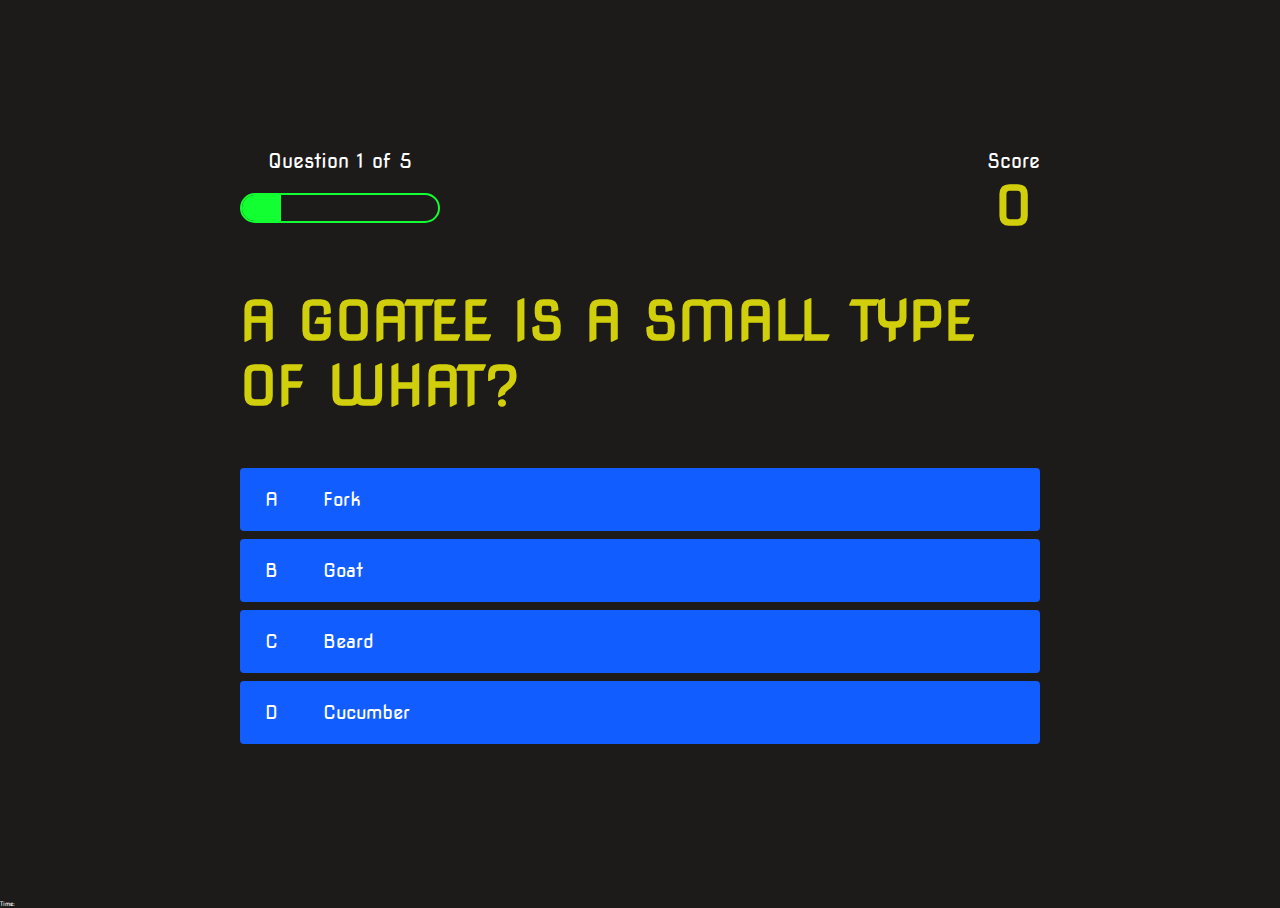
<file: game.html>
<!DOCTYPE html>
<html lang="en">
<head>
    <meta charset="UTF-8">
    <meta http-equiv="X-UA-Compatible" content="IE=edge">
    <meta name="viewport" content="width=device-width, initial-scale=1.0">
    <title>Quiz Page</title>
    <link rel="stylesheet" href="style.css">
    <link rel="stylesheet" href="game.css" type="text/css">
</head>
<body>
    <div class="container">
        <div id="game" class="justify-center flex-column">
            <div id="hud">
                <div class="hud-item">
                    <p id="progressText" class="hud-prefix">
                        Question
                    </p>
                    <div id="progressBar">
                        <div id="progressBarFull"></div>
                    </div>
                </div>
                <div class="hud-item">
                    <p class ="hud-prefix">
                        Score
                    </p>
                    <h1 class="hud-main-text" id="score">
                        0
                    </h1>
                </div>
            </div>
            <h1 id="question">What is the answer to this question?</h1>
            <div class="choice-container">
                <p class="choice-prefix">A</p>
                <p class="choice-text" data-number="1">Choice 1</p>
            </div>
            <div class="choice-container">
                <p class="choice-prefix">B</p>
                <p class="choice-text" data-number="2">Choice 2</p>
            </div>
            <div class="choice-container">
                <p class="choice-prefix">C</p>
                <p class="choice-text" data-number="3">Choice 3</p>
            </div>
            <div class="choice-container">
                <p class="choice-prefix">D</p>
                <p class="choice-text" data-number="4">Choice 4</p>
            </div>
        </div>
    </div>
    
    <span id="timer">Time: </span>
    <script src="game.js"></script>
</body>
</html>
</file>
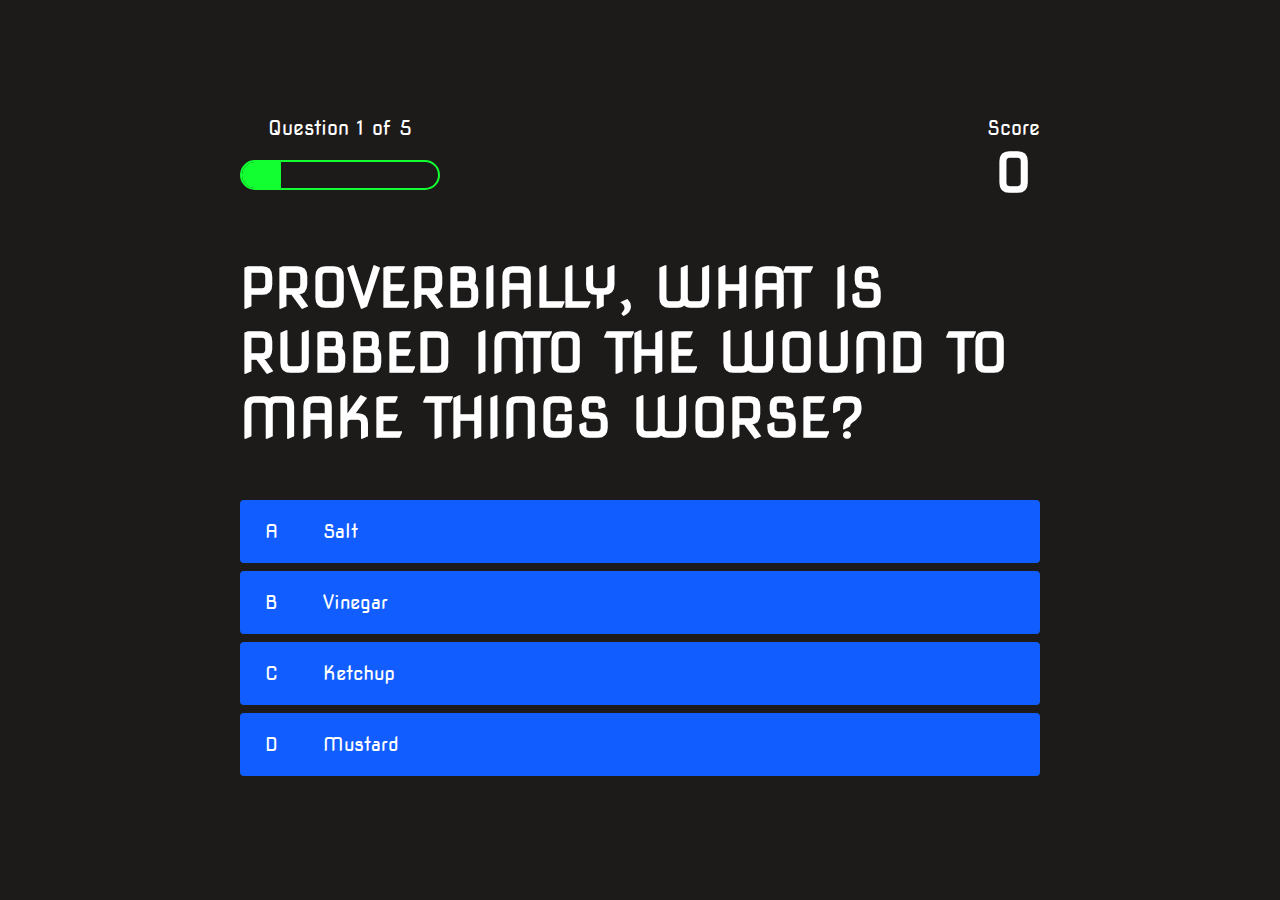
<file: html/game.html>
<!DOCTYPE html>
<html lang="en">
<head>
    <meta charset="UTF-8">
    <meta http-equiv="X-UA-Compatible" content="IE=edge">
    <meta name="viewport" content="width=device-width, initial-scale=1.0">
    <title>Quiz Page</title>
    <link rel="stylesheet" href="/assets/style.css">
    <link rel="stylesheet" href="/assets/game.css">
</head>
<body>
    <div class="container">
        <div id="game" class="justify-center flex-column">
            <div id="hud">
                <div class="hud-item">
                    <p id="progressText" class="hud-prefix">
                        Question
                    </p>
                    <div id="progressBar">
                        <div id="progressBarFull"></div>
                    </div>
                </div>
                <div class="hud-item">
                    <p class ="hud-prefix">
                        Score
                    </p>
                    <h1 class="hud-main-text" id="score">
                        0
                    </h1>
                </div>
            </div>
            <h1 id="question">What is the answer to this question?</h1>
            <div class="choice-container">
                <p class="choice-prefix">A</p>
                <p class="choice-text" data-number="1">Choice 1</p>
            </div>
            <div class="choice-container">
                <p class="choice-prefix">B</p>
                <p class="choice-text" data-number="2">Choice 2</p>
            </div>
            <div class="choice-container">
                <p class="choice-prefix">C</p>
                <p class="choice-text" data-number="3">Choice 3</p>
            </div>
            <div class="choice-container">
                <p class="choice-prefix">D</p>
                <p class="choice-text" data-number="4">Choice 4</p>
            </div>
        </div>
    </div>
    <script src="../js/game.js"></script>
</body>
</html>
</file>
<file: style.css>
@import url('https://fonts.googleapis.com/css2?family=Nova+Square&display=swap');

:root{
    background-color: rgb(29,26,26);
}

*{
    box-sizing: border-box;
    margin: 0;
    padding: 0;
    font-size: 62.5%;
    font-family: "Nova Square", cursive;
}

h1{
    font-size: 5.4rem;
    color: #d1ce0b;
    margin-bottom: 5rem;
    text-transform:uppercase ;
}

h2{
    font-size: 4.2rem;
    margin-bottom: 4rem;
    color: #fff;
}


.container{
    width: 100vw;
    height: 100vh;
    display: flex;
    justify-content: center;
    align-items: center;
    max-width: 80rem;
    margin: 0 auto;
    padding: 2rem;
}

.flex-column {
    display: flex;
    flex-direction: column;
}

.flex-center {
    justify-content: center;
    align-items: center;
}

.justify-center {
    justify-content: center;
}

.text-center {
    text-align: center;
}

.hidden {
    display: none;
}

/*buttons*/

.btn {
    font-size: 2.4rem;
    padding: 2rem 0;
    width: 30rem;
    text-align: center;
    margin-bottom: 1rem;
    text-decoration: none;
    color: rgb(28,26,26);
    background: linear-gradient(90deg, rgb(255, 18, 235) 0%, rgb(47, 0, 255) 100%);
    border-radius:4px ;
}

.btn:hover {
    cursor: pointer;
    box-shadow: 0 0.4rem 1.4rem 0 rgb(8,114,244,.6);
    transition: transform 150ms;
    transform: scale(1.03);
}
.btn[disabled]:hover {
    cursor: not-allowed;
    box-shadow: none;
    transform: none;
}

#highscore-btn {
    background: linear-gradient(90deg, rgb(152, 255, 18) 0%, rgb(21, 255, 0) 100%);
}

#highscore-btn:hover {
    box-shadow: 0 0.4rem 1.4rem 0 rgba(255,255,0,0.5);
}

.btn:i {
    font-size: 3.5rem;
    margin-left: 1rem;
}

/* End page CSS */
.end-form-container{
    width: 100%;
    display: flex;
    flex-direction: column;
    align-items: center;
    max-width: 30rem;
}

input {
    margin-bottom: 1rem;
    width: 20rem;
    padding: 1.5rem;
    font-size: 1.8rem;
    border: none;
    box-shadow: 0 0.1rem 1.4rem 0 rgba(86, 185, 235, 0.5);
}

input::placeholder {
    color: #aaa;
}

#username {
    margin-bottom: 3rem;
    width: 100%;
    outline: none;
}

#end-text {
    font-size: 2.4rem;
    color: #fff;
    text-align: center;
}

#saveScoreBtn {
    border: none;
}

.fa-home {
    margin-left: 1rem;
    font-size: 2rem;
    color: rgb(28, 26, 26);
}
</file>
<file: game.css>
body {
    color: #fff;
}

.choice-container {
    display: flex;
    margin-bottom: 0.8rem;
    width: 100%;
    border-radius: 4px;
    background: rgb(18, 93, 255);
    font-size: 3rem;
    min-width: 80rem;
}

.choice-container:hover {
    cursor: pointer;
    box-shadow: 0 0.4rem 1.4rem 0 rgba(6, 103, 247, 0.5);
    transform: scale(1.02);
    transition: transform 100ms;
}

.choice-prefix {
    padding: 2rem 2.5rem;
    color: white;
}

.choice-text {
    padding: 2rem;
    width: 100%;
}

.correct {
    background: linear-gradient(32deg, rgba(11,223,36) 0%, rgb(41,232,111) 100%);
}

.incorrect {
    background: linear-gradient(32deg, rgba(230, 21, 6) 0%, rgb(255, 0, 0) 100%);
}

/* Heads-up display */
#hud {
    display: flex;
    justify-content: space-between;
}

.hud-prefix {
    text-align: center;
    font-size: 2rem;
}

.hud-main-text {
    text-align: center;
}

#progressBar {
    width: 20rem;
    height: 3rem;
    border: 0.2rem solid rgb(18, 255, 50);
    margin-top: 2rem;
    border-radius: 50px;
    overflow: hidden;
}

#progressBarFull {
    height: 100%;
    background: rgb(18, 255, 50);
    width: 0%;
}

@media screen and (max-width:768px) {
    .choice-container {
        min-width: 40rem;
    }
}
</file>
<file: assets/style.css>
@import url('https://fonts.googleapis.com/css2?family=Nova+Square&display=swap');

:root{
    background-color: rgb(29,26,26);
}

*{
    box-sizing: border-box;
    margin: 0;
    padding: 0;
    font-size: 62.5%;
    font-family: "Nova Square", cursive;
}

h1{
    font-size: 5.4rem;
    color: #fff;
    margin-bottom: 5rem;
    text-transform:uppercase ;
}

h2{
    font-size: 4.2rem;
    margin-bottom: 4rem;
    color: #fff;
}

/* a {
    font-size: 4rem;
} */

.container{
    width: 100vw;
    height: 100vh;
    display: flex;
    justify-content: center;
    align-items: center;
    max-width: 80rem;
    margin: 0 auto;
    padding: 2rem;
}

.flex-column {
    display: flex;
    flex-direction: column;
}

.flex-center {
    justify-content: center;
    align-items: center;
}

.justify-center {
    justify-content: center;
}

.text-center {
    text-align: center;
}

.hidden {
    display: none;
}

/*buttons*/

.btn {
    font-size: 2.4rem;
    padding: 2rem 0;
    width: 30rem;
    text-align: center;
    margin-bottom: 1rem;
    text-decoration: none;
    color: rgb(28,26,26);
    background: linear-gradient(90deg, rgb(255, 18, 235) 0%, rgb(47, 0, 255) 100%);
    border-radius:4px ;
}

.btn:hover {
    cursor: pointer;
    box-shadow: 0 0.4rem 1.4rem 0 rgb(8,114,244,.6);
    transition: transform 150ms;
    transform: scale(1.03);
}
.btn[disabled]:hover {
    cursor: not-allowed;
    box-shadow: none;
    transform: none;
}

#highscore-btn {
    background: linear-gradient(90deg, rgb(152, 255, 18) 0%, rgb(21, 255, 0) 100%);
}

#highscore-btn:hover {
    box-shadow: 0 0.4rem 1.4rem 0 rgba(255,255,0,0.5);
}

.btn:i {
    font-size: 3.5rem;
    margin-left: 1rem;
}

/* End page CSS */
.end-form-container{
    width: 100%;
    display: flex;
    flex-direction: column;
    align-items: center;
    max-width: 30rem;
}

input {
    margin-bottom: 1rem;
    width: 20rem;
    padding: 1.5rem;
    font-size: 1.8rem;
    border: none;
    box-shadow: 0 0.1rem 1.4rem 0 rgba(86, 185, 235, 0.5);
}

input::placeholder {
    color: #aaa;
}

#username {
    margin-bottom: 3rem;
    width: 100%;
    outline: none;
}

#end-text {
    font-size: 2.4rem;
    color: #fff;
    text-align: center;
}

#saveScoreBtn {
    border: none;
}

.fa-home {
    margin-left: 1rem;
    font-size: 2rem;
    color: rgb(28, 26, 26);
}
</file>
<file: assets/game.css>
body {
    color: #fff;
}

.choice-container {
    display: flex;
    margin-bottom: 0.8rem;
    width: 100%;
    border-radius: 4px;
    background: rgb(18, 93, 255);
    font-size: 3rem;
    min-width: 80rem;
}

.choice-container:hover {
    cursor: pointer;
    box-shadow: 0 0.4rem 1.4rem 0 rgba(6, 103, 247, 0.5);
    transform: scale(1.02);
    transition: transform 100ms;
}

.choice-prefix {
    padding: 2rem 2.5rem;
    color: white;
}

.choice-text {
    padding: 2rem;
    width: 100%;
}

.correct {
    background: linear-gradient(32deg, rgba(11,223,36) 0%, rgb(41,232,111) 100%);
}

.incorrect {
    background: linear-gradient(32deg, rgba(230, 21, 6) 0%, rgb(255, 0, 0) 100%);
}

/* Heads-up display */
#hud {
    display: flex;
    justify-content: space-between;
}

.hud-prefix {
    text-align: center;
    font-size: 2rem;
}

.hud-main-text {
    text-align: center;
}

#progressBar {
    width: 20rem;
    height: 3rem;
    border: 0.2rem solid rgb(18, 255, 50);
    margin-top: 2rem;
    border-radius: 50px;
    overflow: hidden;
}

#progressBarFull {
    height: 100%;
    background: rgb(18, 255, 50);
    width: 0%;
}

@media screen and (max-width:768px) {
    .choice-container {
        min-width: 40rem;
    }
}
</file>
